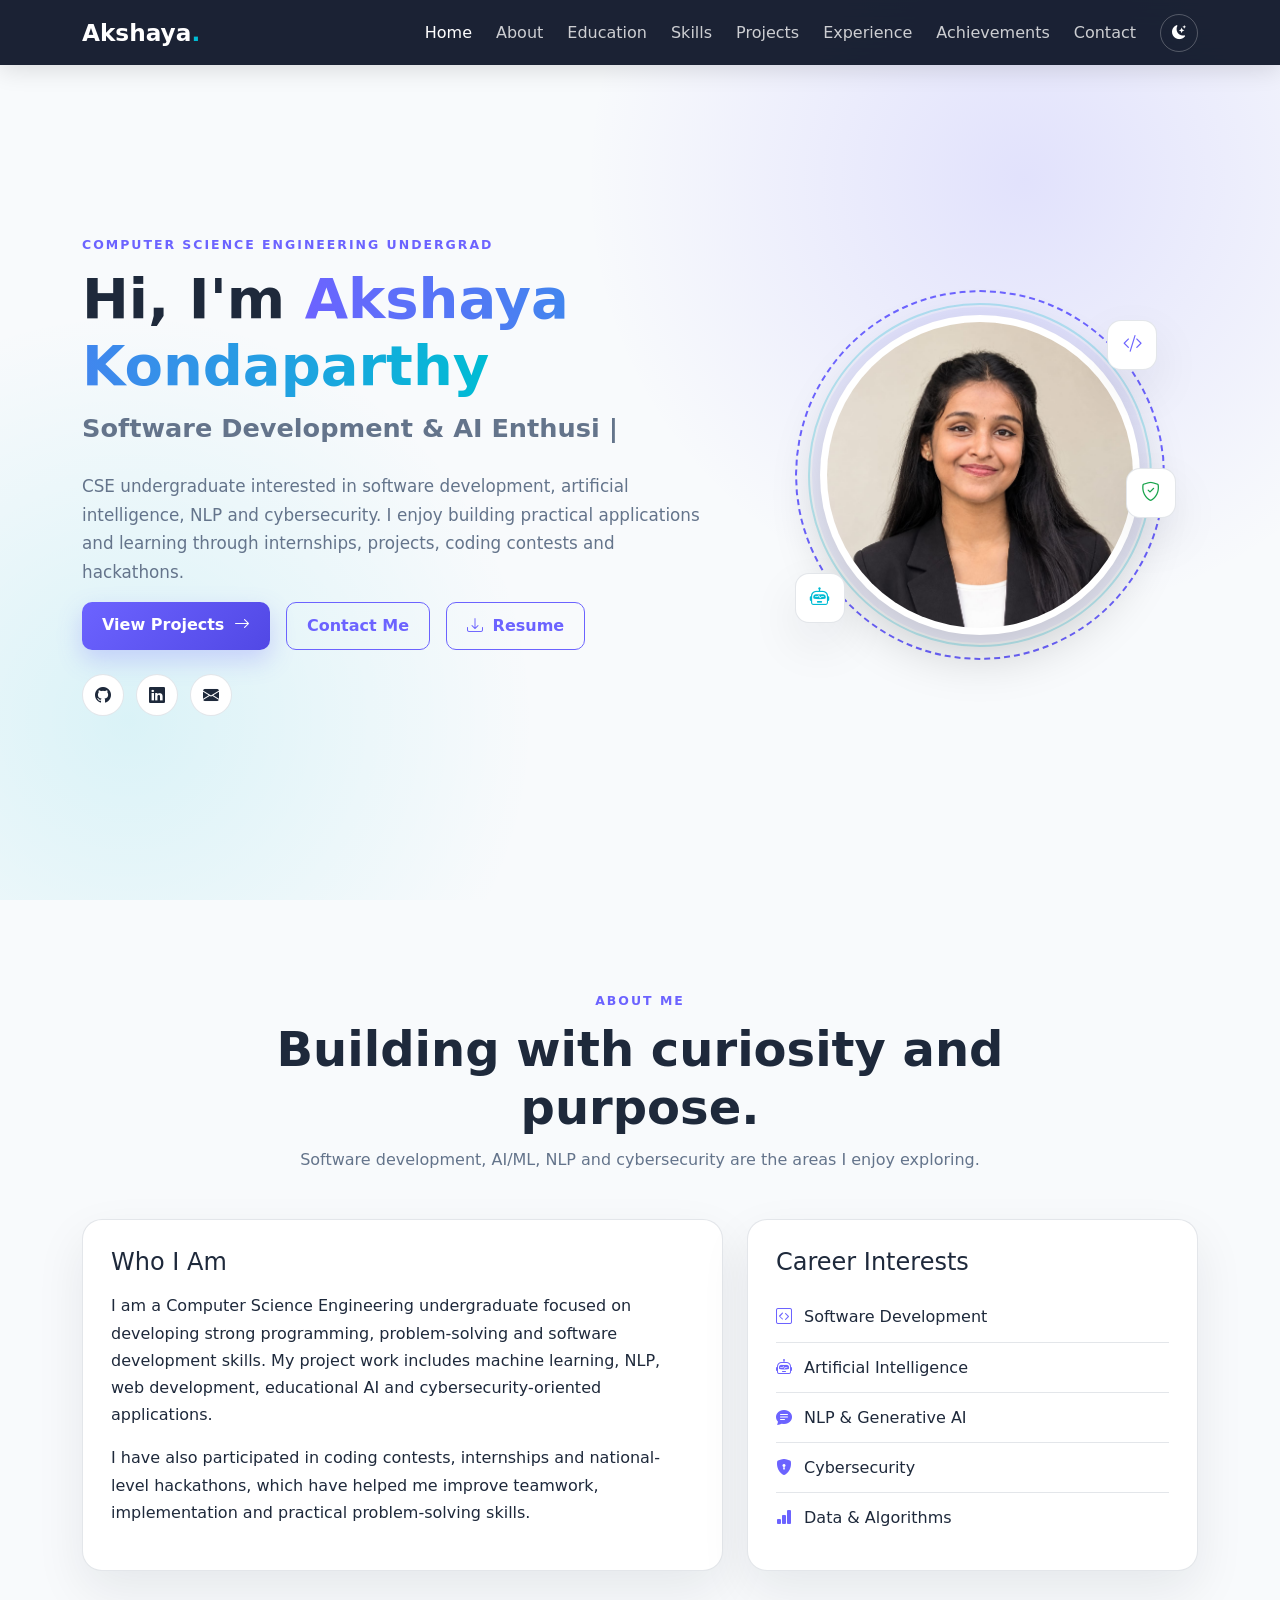
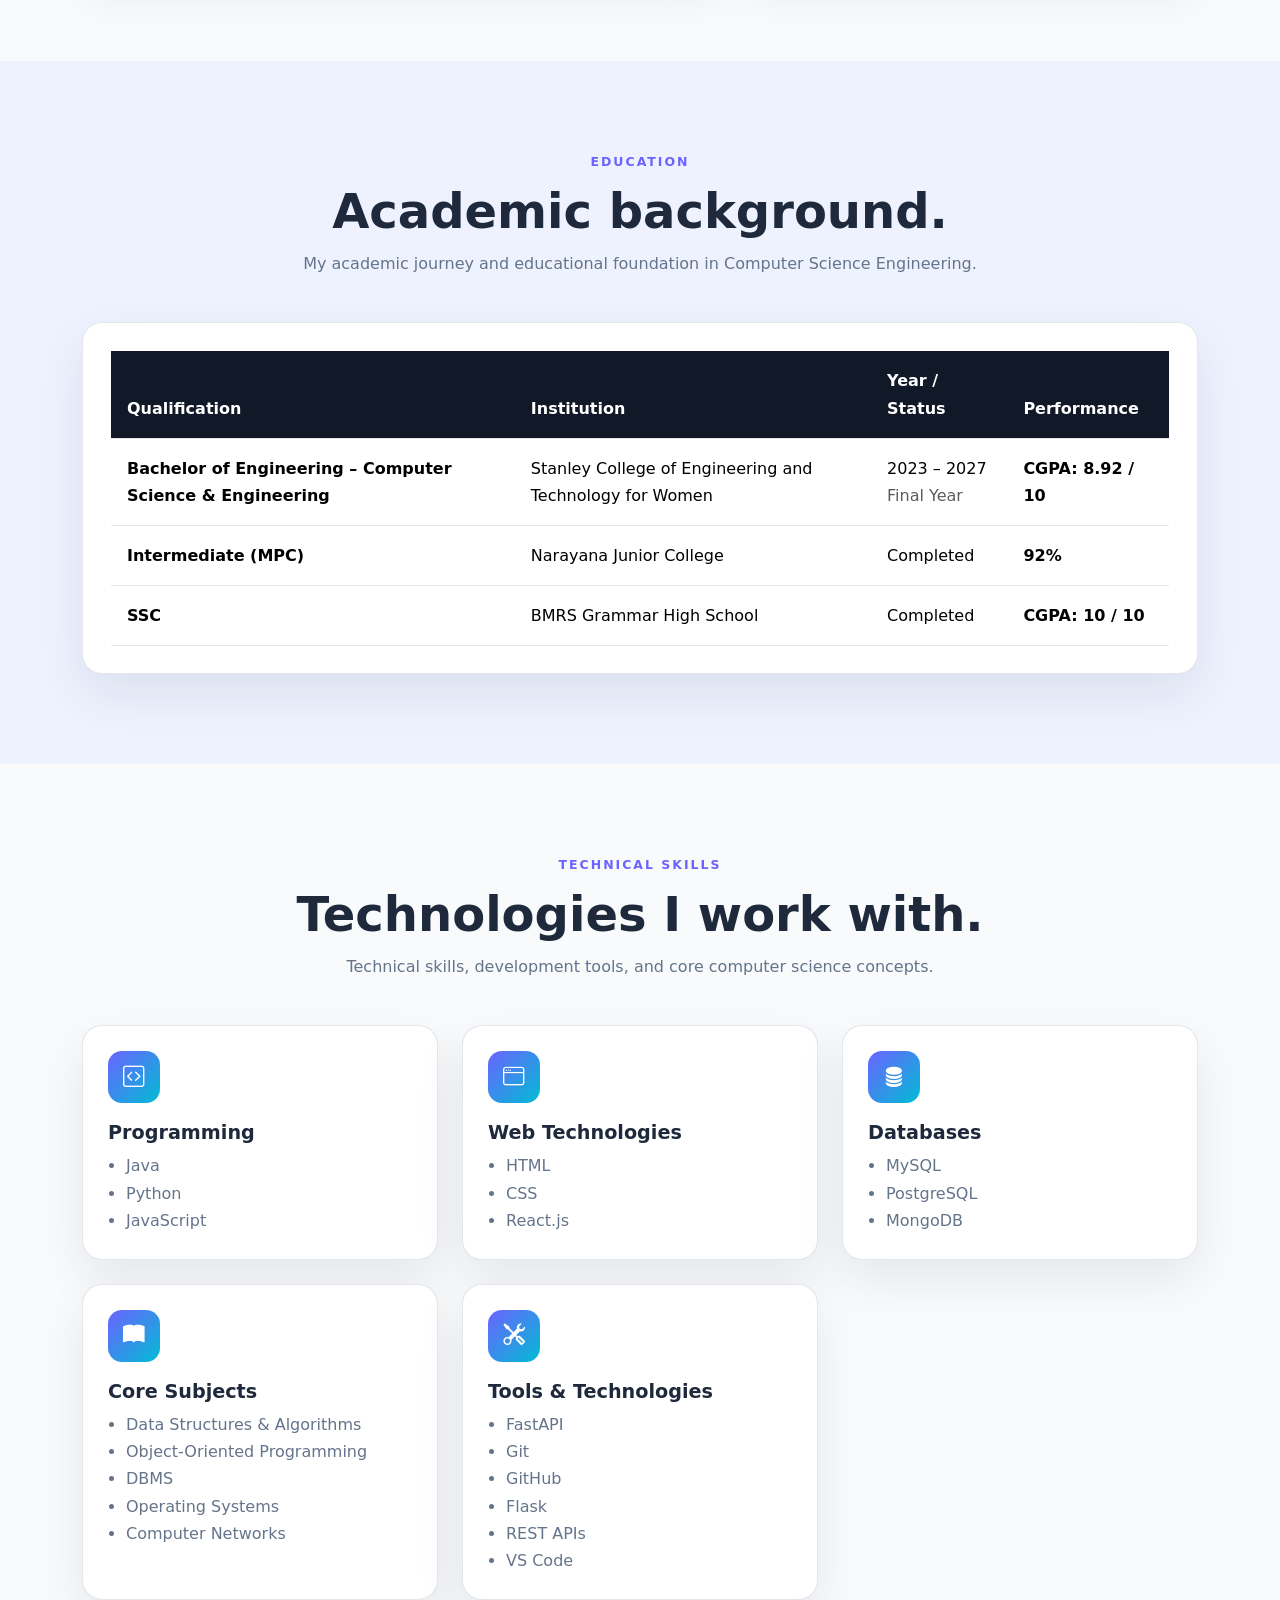
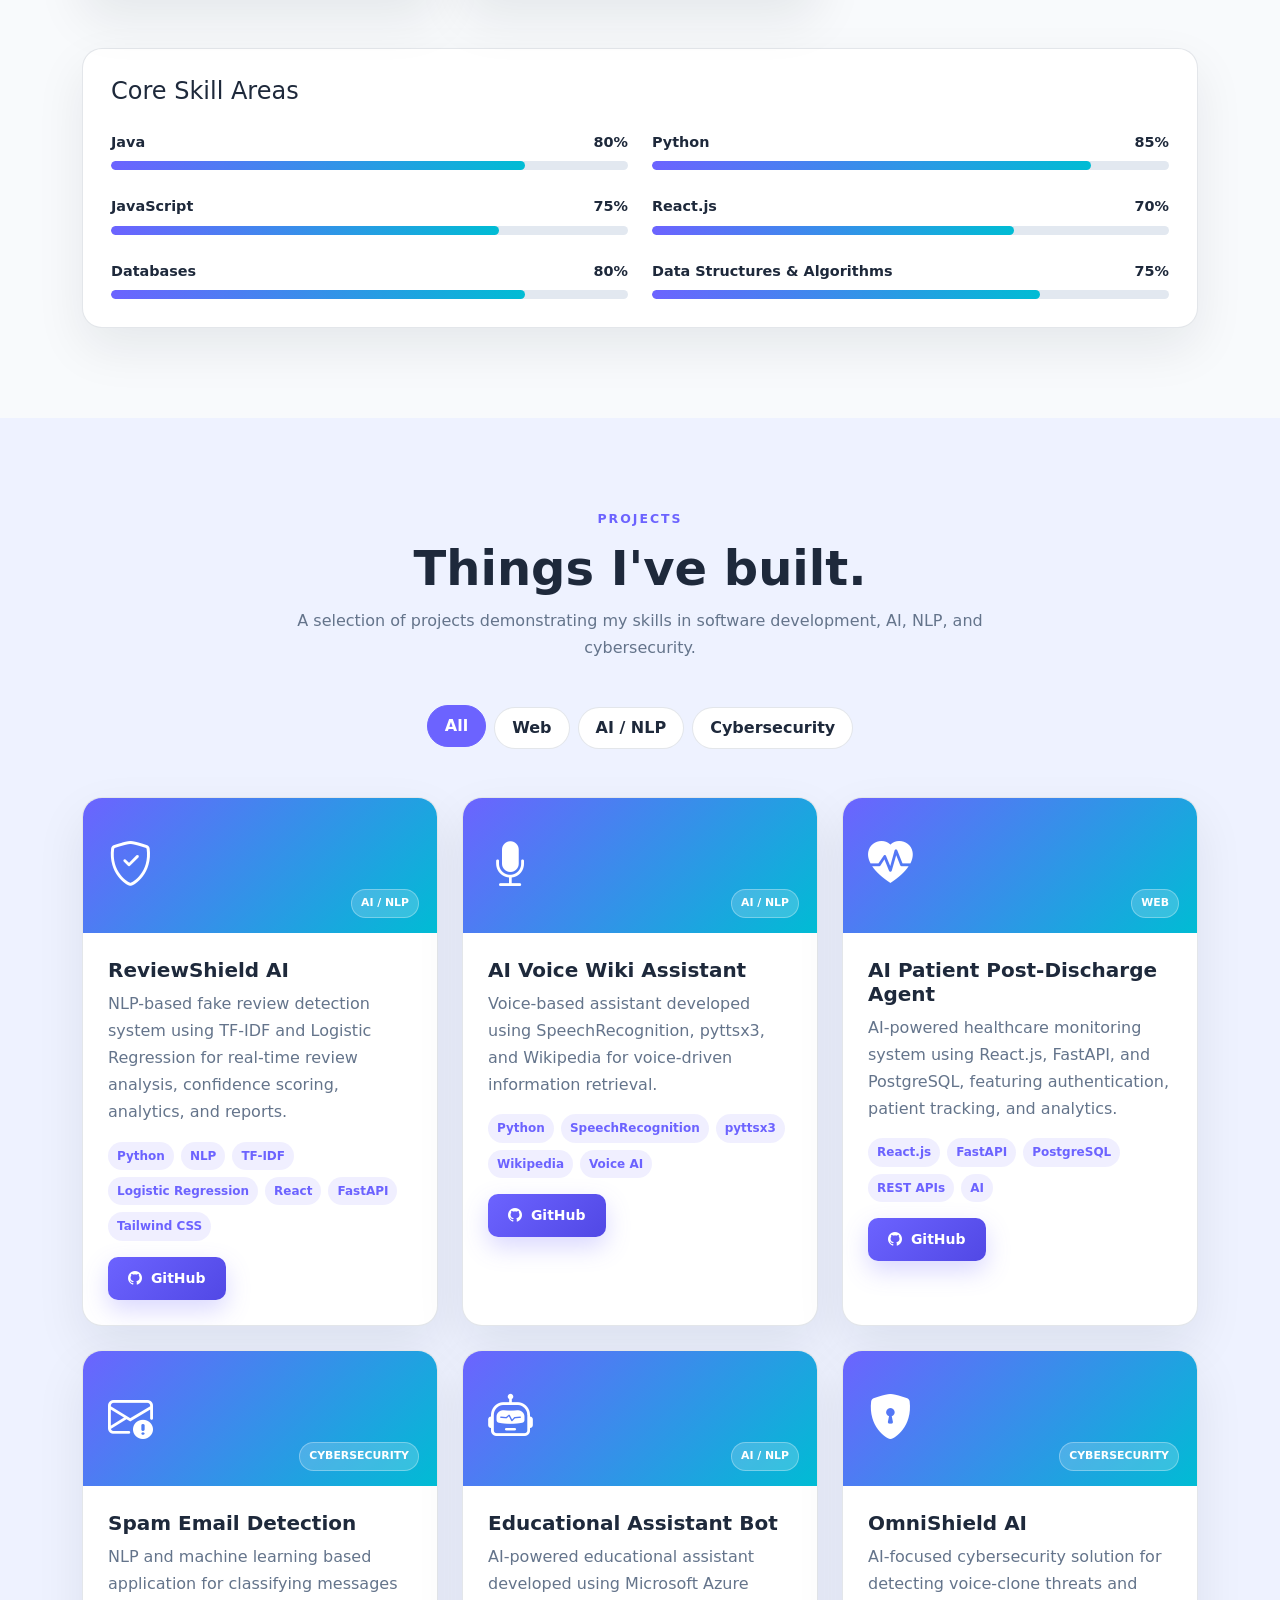
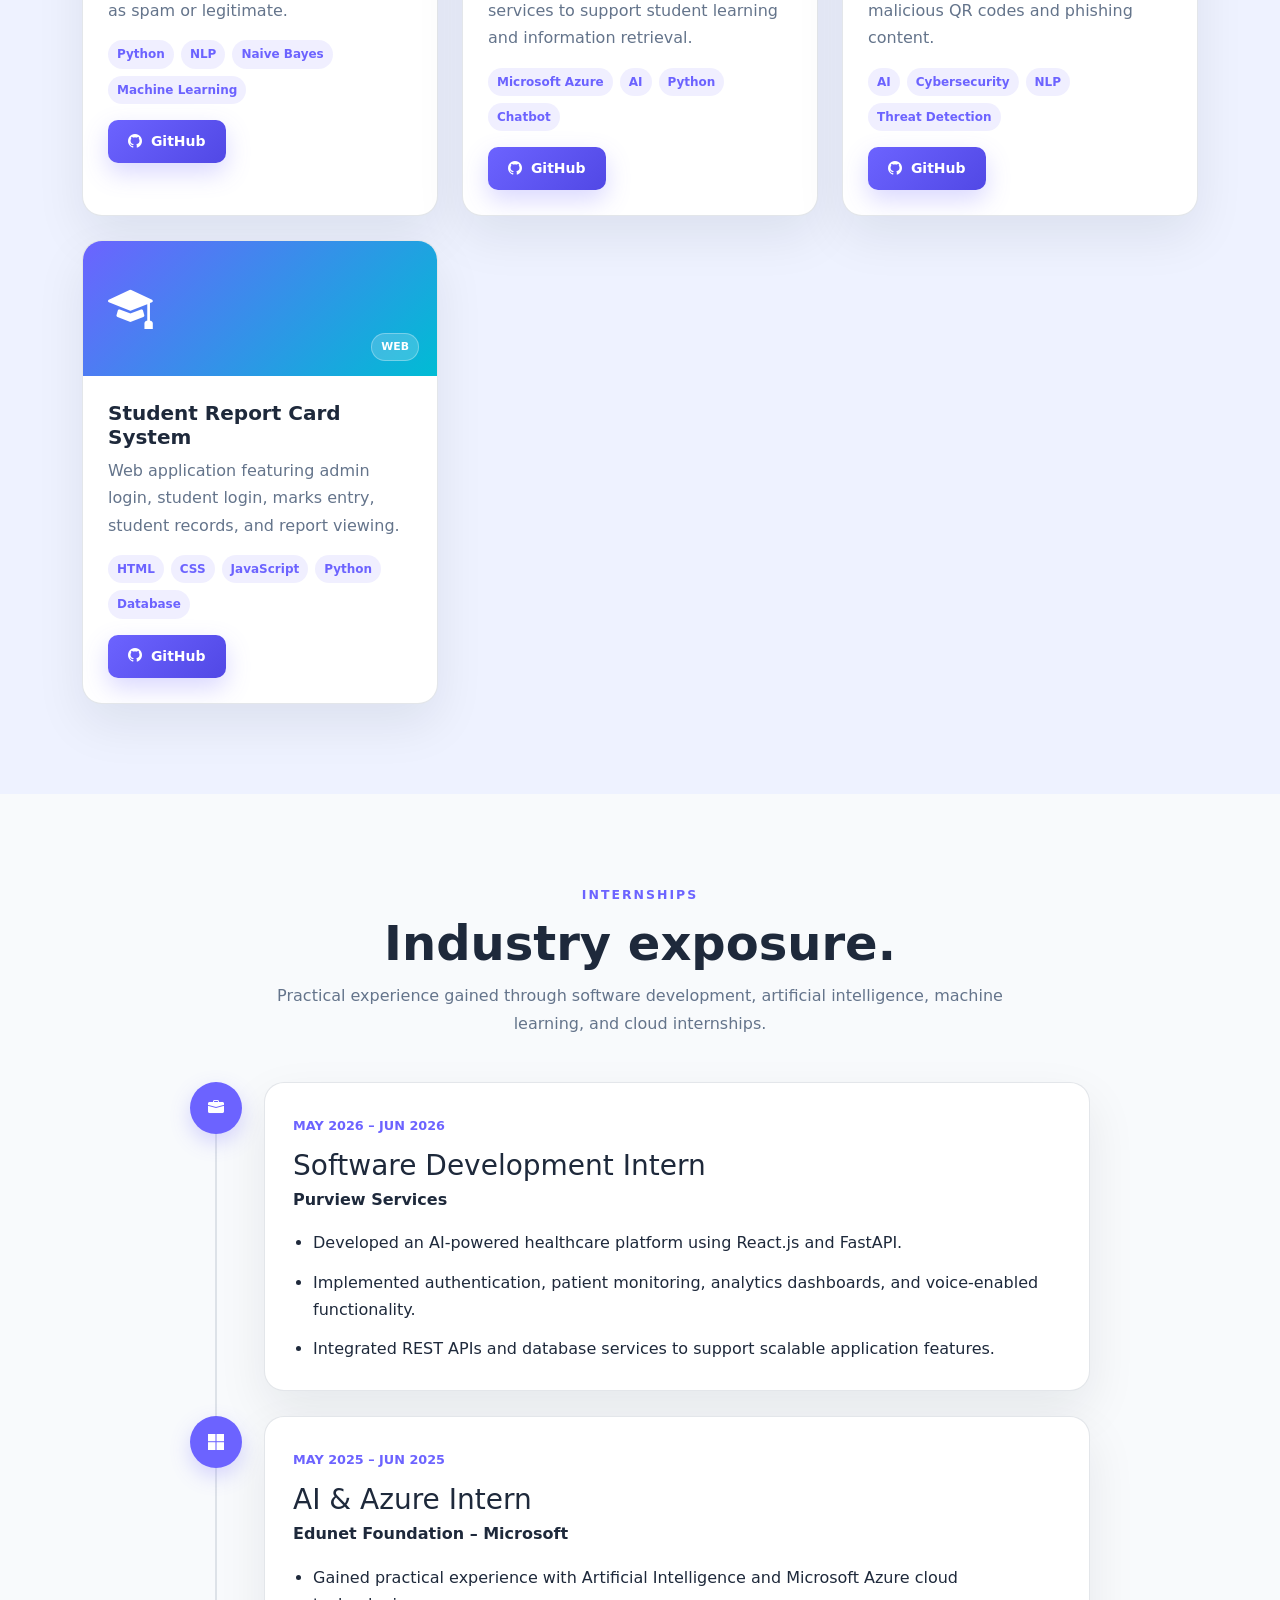
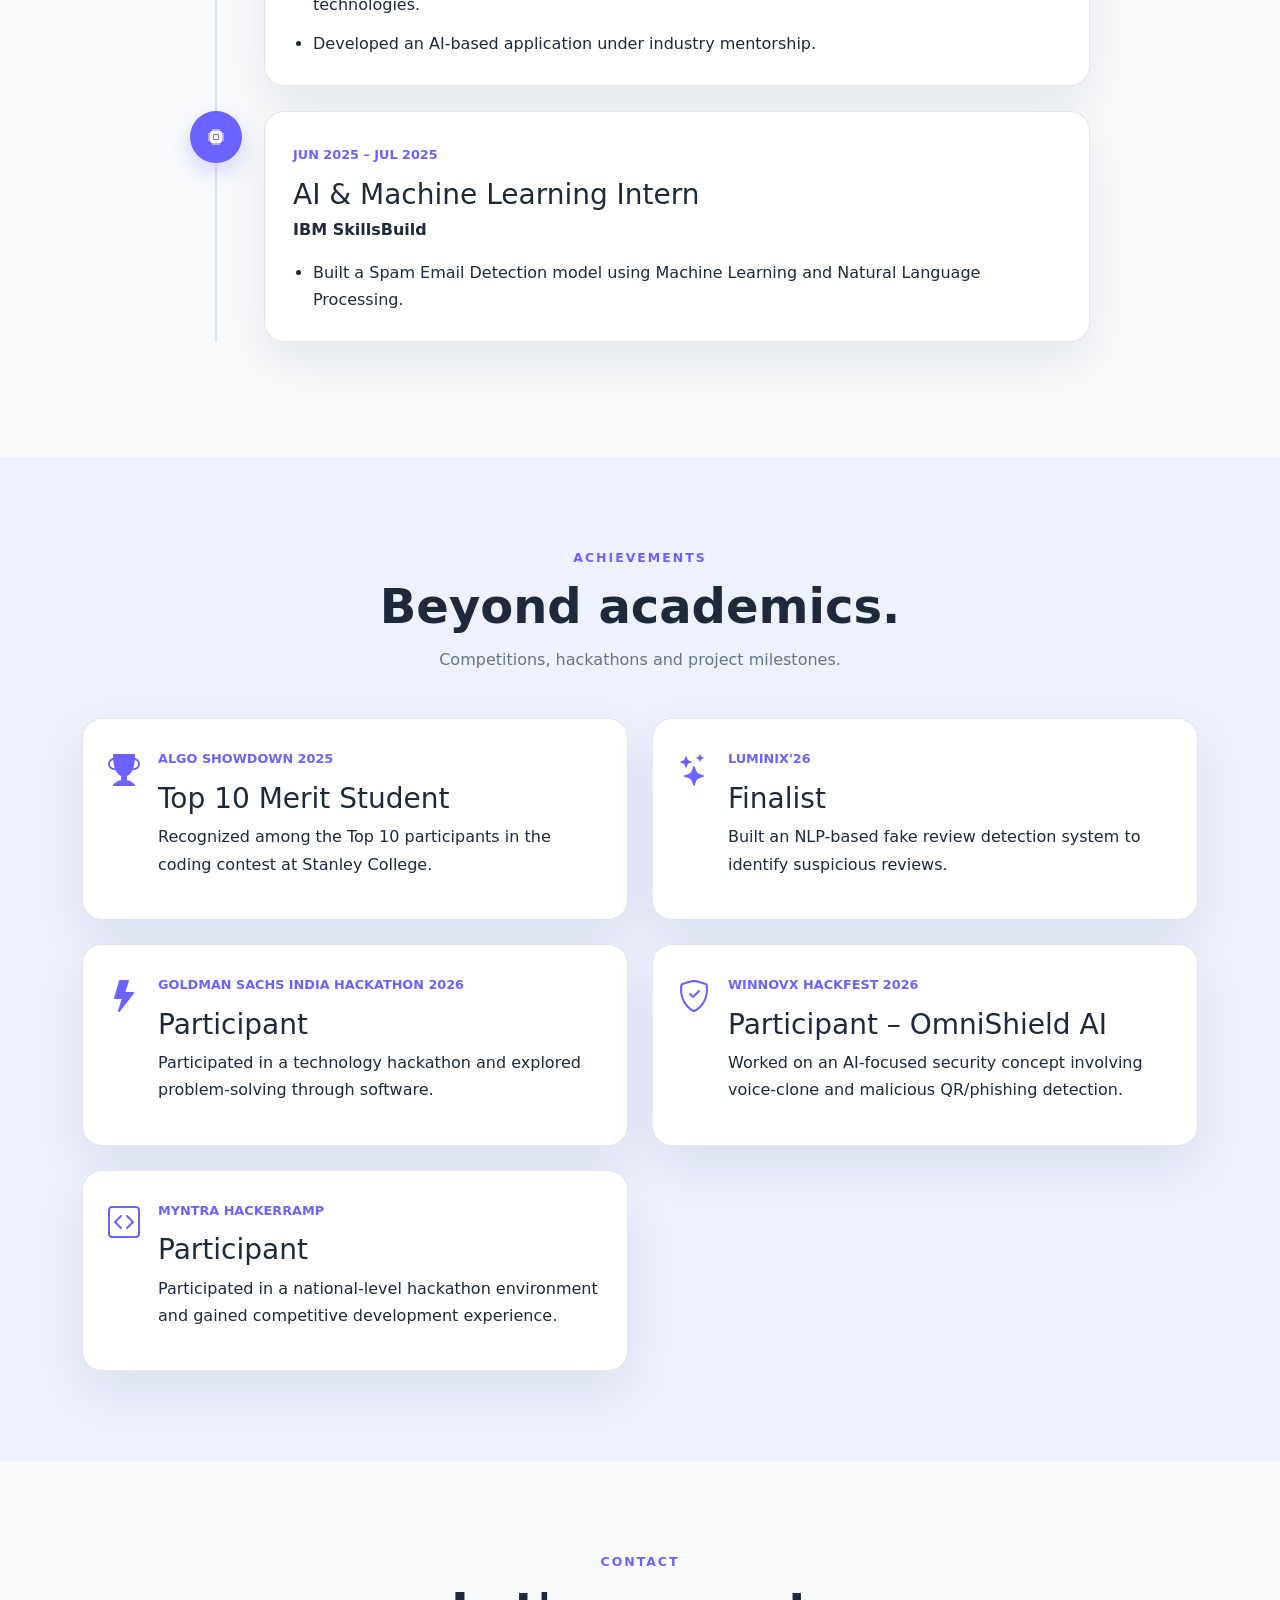
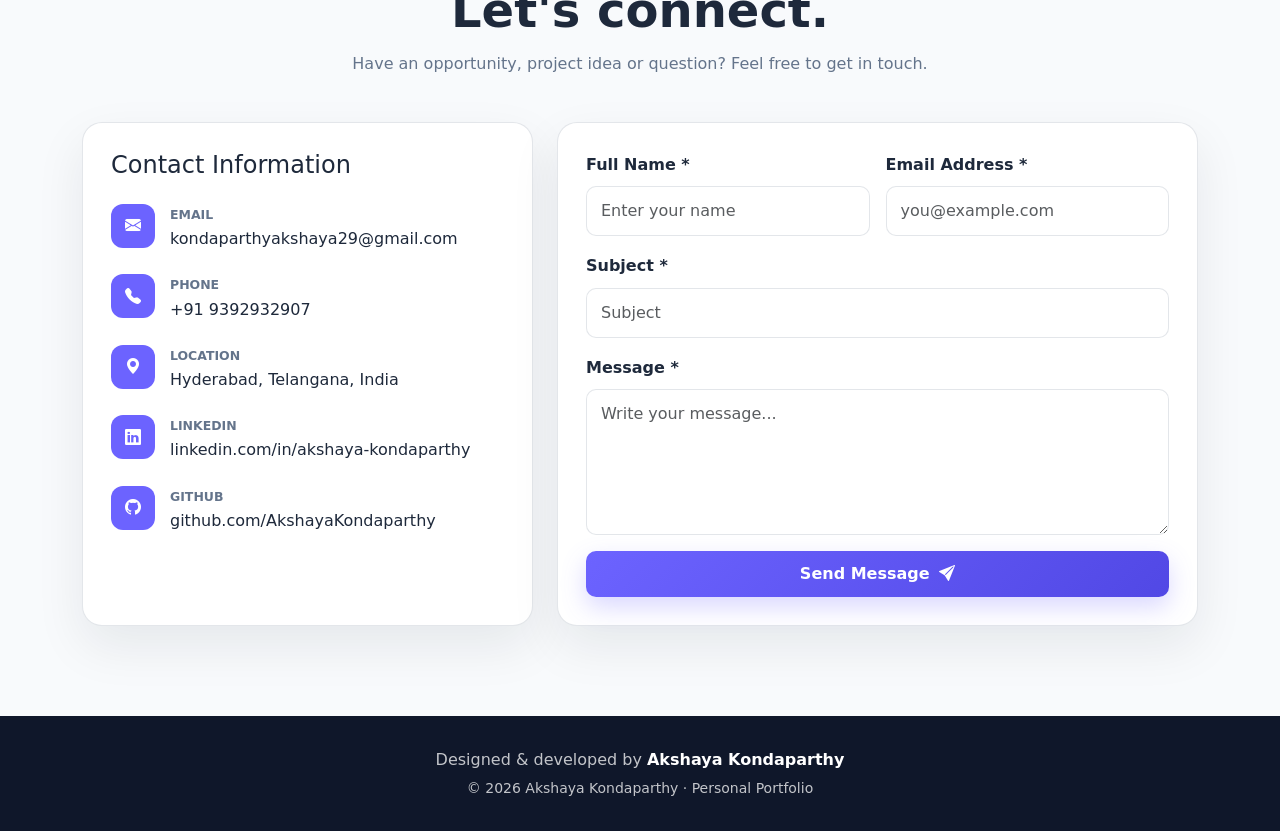
<file: index.html>
<!DOCTYPE html>
<html lang="en">

<head>
    <meta charset="UTF-8">

    <!-- Responsive viewport -->
    <meta name="viewport" content="width=device-width, initial-scale=1.0">

    <meta name="description"
        content="Akshaya Kondaparthy - Computer Science Engineering student portfolio">

    <meta name="author" content="Akshaya Kondaparthy">

    <title>Akshaya Kondaparthy | CSE Portfolio</title>

    <!-- Bootstrap 5 -->
    <link
        href="https://cdn.jsdelivr.net/npm/bootstrap@5.3.3/dist/css/bootstrap.min.css"
        rel="stylesheet">

    <!-- Bootstrap Icons -->
    <link
        rel="stylesheet"
        href="https://cdn.jsdelivr.net/npm/bootstrap-icons@1.11.3/font/bootstrap-icons.min.css">

    <!-- Custom CSS -->
    <link rel="stylesheet" href="css/style.css">
</head>

<body>

    <!-- Skip Link -->
    <a class="skip-link" href="#main-content">
        Skip to main content
    </a>


    <!-- =====================================================
         NAVIGATION
    ====================================================== -->

    <nav
        class="navbar navbar-expand-lg navbar-dark fixed-top portfolio-nav"
        aria-label="Main navigation">

        <div class="container">

            <a class="navbar-brand fw-bold" href="#home">
                Akshaya<span>.</span>
            </a>

            <button
                class="navbar-toggler"
                type="button"
                data-bs-toggle="collapse"
                data-bs-target="#mainNav"
                aria-controls="mainNav"
                aria-expanded="false"
                aria-label="Toggle navigation">

                <span class="navbar-toggler-icon"></span>
            </button>


            <div class="collapse navbar-collapse" id="mainNav">

                <ul class="navbar-nav ms-auto align-items-lg-center gap-lg-2">

                    <li class="nav-item">
                        <a class="nav-link active" href="#home">
                            Home
                        </a>
                    </li>

                    <li class="nav-item">
                        <a class="nav-link" href="#about">
                            About
                        </a>
                    </li>

                    <li class="nav-item">
                        <a class="nav-link" href="#education">
                            Education
                        </a>
                    </li>

                    <li class="nav-item">
                        <a class="nav-link" href="#skills">
                            Skills
                        </a>
                    </li>

                    <li class="nav-item">
                        <a class="nav-link" href="#projects">
                            Projects
                        </a>
                    </li>

                    <li class="nav-item">
                        <a class="nav-link" href="#experience">
                            Experience
                        </a>
                    </li>

                    <li class="nav-item">
                        <a class="nav-link" href="#achievements">
                            Achievements
                        </a>
                    </li>

                    <li class="nav-item">
                        <a class="nav-link" href="#contact">
                            Contact
                        </a>
                    </li>

                    <li class="nav-item ms-lg-2">

                        <button
                            id="themeToggle"
                            class="btn btn-sm theme-btn"
                            type="button"
                            aria-label="Switch to dark theme">

                            <i
                                class="bi bi-moon-stars-fill"
                                aria-hidden="true">
                            </i>

                        </button>

                    </li>

                </ul>

            </div>

        </div>

    </nav>


    <!-- =====================================================
         MAIN CONTENT
    ====================================================== -->

    <main id="main-content">


        <!-- =================================================
             HOME / HERO
        ================================================== -->

        <section
            id="home"
            class="hero-section section-padding">

            <div class="container">

                <div class="row align-items-center g-5">


                    <!-- HERO TEXT -->

                    <div class="col-lg-7 order-2 order-lg-1">

                        <p class="eyebrow">
                            COMPUTER SCIENCE ENGINEERING UNDERGRAD
                        </p>

                        <h1 class="display-4 fw-bold">

                            Hi, I'm

                            <span class="gradient-text">
                                Akshaya Kondaparthy
                            </span>

                        </h1>


                        <h2 class="hero-subtitle">

                            <span id="typingText">
                                Software Development & AI Enthusiast
                            </span>

                            <span class="typing-cursor">
                                |
                            </span>

                        </h2>


                        <p class="hero-description">

                            CSE undergraduate interested in software development,
                            artificial intelligence, NLP and cybersecurity.
                            I enjoy building practical applications and learning
                            through internships, projects, coding contests and
                            hackathons.

                        </p>


                        <!-- HERO BUTTONS -->

                        <div class="hero-buttons d-flex flex-wrap gap-3">

                            <a
                                href="#projects"
                                class="btn btn-primary-custom">

                                View Projects

                                <i class="bi bi-arrow-right ms-1"></i>

                            </a>


                            <a
                                href="#contact"
                                class="btn btn-outline-custom">

                                Contact Me

                            </a>


                           <a
    href="./assets/resume.pdf"
    class="btn btn-outline-custom"
    download="Akshaya_Kondaparthy_Resume.pdf">

    <i class="bi bi-download me-1"></i>

    Resume

</a>

                        </div>


                        <!-- SOCIAL LINKS -->

                        <div class="social-links mt-4">

                            <!-- GitHub -->
    <a
        href="https://github.com/AkshayaKondaparthy"
        target="_blank"
        rel="noopener noreferrer"
        aria-label="GitHub">

        <i class="bi bi-github"></i>

    </a>


                            <a
        href="https://www.linkedin.com/in/akshaya-kondaparthy/"
        target="_blank"
        rel="noopener noreferrer"
        aria-label="LinkedIn">

        <i class="bi bi-linkedin"></i>

    </a>


                           <!-- Email -->
    <a
        href="mailto:kondaparthyakshaya29@gmail.com"
        aria-label="Email">

        <i class="bi bi-envelope-fill"></i>

    </a>

                        </div>

                    </div>


                    <!-- PROFILE IMAGE -->

                    <div class="col-lg-5 order-1 order-lg-2 text-center">

                        <div class="profile-wrapper">

                            <!-- Rotating Ring -->
                            <div class="profile-ring"></div>


                            <!-- YOUR IMAGE -->

                            <img
                                src="assets/profile.jpg"
                                alt="Portrait of Akshaya Kondaparthy"
                                class="profile-image">


                            <!-- Floating Badge 1 -->

                            <span class="floating-badge badge-one">

                                <i class="bi bi-code-slash"></i>

                            </span>


                            <!-- Floating Badge 2 -->

                            <span class="floating-badge badge-two">

                                <i class="bi bi-robot"></i>

                            </span>


                            <!-- Floating Badge 3 -->

                            <span class="floating-badge badge-three">

                                <i class="bi bi-shield-check"></i>

                            </span>

                        </div>

                    </div>

                </div>

            </div>

        </section>


        <!-- =================================================
             ABOUT
        ================================================== -->

        <section
            id="about"
            class="section-padding">

            <div class="container">

                <div class="section-heading">

                    <p class="eyebrow">
                        ABOUT ME
                    </p>

                    <h2>
                        Building with curiosity and purpose.
                    </h2>

                    <p>
                        Software development, AI/ML, NLP and cybersecurity
                        are the areas I enjoy exploring.
                    </p>

                </div>


                <div class="row g-4">

                    <div class="col-lg-7">

                        <div class="glass-card h-100">

                            <h3 class="h4 mb-3">
                                Who I Am
                            </h3>

                            <p>
                                I am a Computer Science Engineering undergraduate
                                focused on developing strong programming,
                                problem-solving and software development skills.
                                My project work includes machine learning,
                                NLP, web development, educational AI and
                                cybersecurity-oriented applications.
                            </p>

                            <p class="mb-0">
                                I have also participated in coding contests,
                                internships and national-level hackathons,
                                which have helped me improve teamwork,
                                implementation and practical problem-solving
                                skills.
                            </p>

                        </div>

                    </div>


                    <div class="col-lg-5">

                        <div class="glass-card h-100">

                            <h3 class="h4 mb-3">
                                Career Interests
                            </h3>

                            <ul class="info-list">

                                <li>
                                    <i class="bi bi-code-square"></i>
                                    <span>Software Development</span>
                                </li>

                                <li>
                                    <i class="bi bi-robot"></i>
                                    <span>Artificial Intelligence</span>
                                </li>

                                <li>
                                    <i class="bi bi-chat-text-fill"></i>
                                    <span>NLP & Generative AI</span>
                                </li>

                                <li>
                                    <i class="bi bi-shield-lock-fill"></i>
                                    <span>Cybersecurity</span>
                                </li>

                                <li>
                                    <i class="bi bi-bar-chart-fill"></i>
                                    <span>Data & Algorithms</span>
                                </li>

                            </ul>

                        </div>

                    </div>

                </div>

            </div>

        </section>


       <!-- =================================================
     EDUCATION
================================================== -->

<section id="education" class="section-padding alt-section">

    <div class="container">

        <div class="section-heading">

            <p class="eyebrow">
                EDUCATION
            </p>

            <h2>
                Academic background.
            </h2>

            <p>
                My academic journey and educational foundation in Computer Science Engineering.
            </p>

        </div>

        <div class="table-responsive glass-card">

            <table class="table align-middle mb-0 education-table">

                <caption class="visually-hidden">
                    Educational qualifications
                </caption>

                <thead>
                    <tr>
                        <th>Qualification</th>
                        <th>Institution</th>
                        <th>Year / Status</th>
                        <th>Performance</th>
                    </tr>
                </thead>

                <tbody>

                    <!-- Bachelor's Degree -->
                    <tr>
                        <td>
                            <strong>
                                Bachelor of Engineering – Computer Science & Engineering
                            </strong>
                        </td>

                        <td>
                            Stanley College of Engineering
                            and Technology for Women
                        </td>

                        <td>
                            2023 – 2027<br>
                            <span class="text-muted">Final Year</span>
                        </td>

                        <td>
                            <strong>CGPA: 8.92 / 10</strong>
                        </td>
                    </tr>

                    <!-- Intermediate -->
                    <tr>
                        <td>
                            <strong>
                                Intermediate (MPC)
                            </strong>
                        </td>

                        <td>
                            Narayana Junior College
                        </td>

                        <td>
                            Completed
                        </td>

                        <td>
                            <strong>92%</strong>
                        </td>
                    </tr>

                    <!-- SSC -->
                    <tr>
                        <td>
                            <strong>
                                SSC
                            </strong>
                        </td>

                        <td>
                            BMRS Grammar High School
                        </td>

                        <td>
                            Completed
                        </td>

                        <td>
                            <strong>CGPA: 10 / 10</strong>
                        </td>
                    </tr>

                </tbody>

            </table>

        </div>

    </div>

</section>
        <!-- =================================================
     SKILLS
================================================== -->

<section id="skills" class="section-padding">

    <div class="container">

        <div class="section-heading">

            <p class="eyebrow">
                TECHNICAL SKILLS
            </p>

            <h2>
                Technologies I work with.
            </h2>

            <p>
                Technical skills, development tools, and core computer science concepts.
            </p>

        </div>


        <div class="row g-4">


            <!-- PROGRAMMING -->

            <div class="col-md-6 col-lg-4">

                <article class="skill-card h-100">

                    <div class="skill-icon">
                        <i class="bi bi-code-square" aria-hidden="true"></i>
                    </div>

                    <h3>
                        Programming
                    </h3>

                    <ul>
                        <li>Java</li>
                        <li>Python</li>
                        <li>JavaScript</li>
                    </ul>

                </article>

            </div>


            <!-- WEB TECHNOLOGIES -->

            <div class="col-md-6 col-lg-4">

                <article class="skill-card h-100">

                    <div class="skill-icon">
                        <i class="bi bi-window" aria-hidden="true"></i>
                    </div>

                    <h3>
                        Web Technologies
                    </h3>

                    <ul>
                        <li>HTML</li>
                        <li>CSS</li>
                        <li>React.js</li>
                    </ul>

                </article>

            </div>


            <!-- DATABASES -->

            <div class="col-md-6 col-lg-4">

                <article class="skill-card h-100">

                    <div class="skill-icon">
                        <i class="bi bi-database-fill" aria-hidden="true"></i>
                    </div>

                    <h3>
                        Databases
                    </h3>

                    <ul>
                        <li>MySQL</li>
                        <li>PostgreSQL</li>
                        <li>MongoDB</li>
                    </ul>

                </article>

            </div>


            <!-- CORE SUBJECTS -->

            <div class="col-md-6 col-lg-4">

                <article class="skill-card h-100">

                    <div class="skill-icon">
                        <i class="bi bi-book-fill" aria-hidden="true"></i>
                    </div>

                    <h3>
                        Core Subjects
                    </h3>

                    <ul>
                        <li>Data Structures & Algorithms</li>
                        <li>Object-Oriented Programming</li>
                        <li>DBMS</li>
                        <li>Operating Systems</li>
                        <li>Computer Networks</li>
                    </ul>

                </article>

            </div>


            <!-- TOOLS & TECHNOLOGIES -->

            <div class="col-md-6 col-lg-4">

                <article class="skill-card h-100">

                    <div class="skill-icon">
                        <i class="bi bi-tools" aria-hidden="true"></i>
                    </div>

                    <h3>
                        Tools & Technologies
                    </h3>

                    <ul>
                        <li>FastAPI</li>
                        <li>Git</li>
                        <li>GitHub</li>
                        <li>Flask</li>
                        <li>REST APIs</li>
                        <li>VS Code</li>
                    </ul>

                </article>

            </div>


        </div>


        <!-- =================================================
             CORE SKILL AREAS
        ================================================== -->

        <div class="glass-card mt-5">

            <h3 class="h4 mb-4">
                Core Skill Areas
            </h3>


            <div class="row g-4">


                <!-- JAVA -->

                <div class="col-md-6">

                    <div class="progress-label">

                        <span>Java</span>
                        <span>80%</span>

                    </div>

                    <div class="progress">

                        <div
                            class="progress-bar"
                            style="width: 80%"
                            role="progressbar"
                            aria-valuenow="80"
                            aria-valuemin="0"
                            aria-valuemax="100">
                        </div>

                    </div>

                </div>


                <!-- PYTHON -->

                <div class="col-md-6">

                    <div class="progress-label">

                        <span>Python</span>
                        <span>85%</span>

                    </div>

                    <div class="progress">

                        <div
                            class="progress-bar"
                            style="width: 85%"
                            role="progressbar"
                            aria-valuenow="85"
                            aria-valuemin="0"
                            aria-valuemax="100">
                        </div>

                    </div>

                </div>


                <!-- JAVASCRIPT -->

                <div class="col-md-6">

                    <div class="progress-label">

                        <span>JavaScript</span>
                        <span>75%</span>

                    </div>

                    <div class="progress">

                        <div
                            class="progress-bar"
                            style="width: 75%"
                            role="progressbar"
                            aria-valuenow="75"
                            aria-valuemin="0"
                            aria-valuemax="100">
                        </div>

                    </div>

                </div>


                <!-- REACT -->

                <div class="col-md-6">

                    <div class="progress-label">

                        <span>React.js</span>
                        <span>70%</span>

                    </div>

                    <div class="progress">

                        <div
                            class="progress-bar"
                            style="width: 70%"
                            role="progressbar"
                            aria-valuenow="70"
                            aria-valuemin="0"
                            aria-valuemax="100">
                        </div>

                    </div>

                </div>


                <!-- DATABASES -->

                <div class="col-md-6">

                    <div class="progress-label">

                        <span>Databases</span>
                        <span>80%</span>

                    </div>

                    <div class="progress">

                        <div
                            class="progress-bar"
                            style="width: 80%"
                            role="progressbar"
                            aria-valuenow="80"
                            aria-valuemin="0"
                            aria-valuemax="100">
                        </div>

                    </div>

                </div>


                <!-- DSA -->

                <div class="col-md-6">

                    <div class="progress-label">

                        <span>Data Structures & Algorithms</span>
                        <span>75%</span>

                    </div>

                    <div class="progress">

                        <div
                            class="progress-bar"
                            style="width: 75%"
                            role="progressbar"
                            aria-valuenow="75"
                            aria-valuemin="0"
                            aria-valuemax="100">
                        </div>

                    </div>

                </div>


            </div>

        </div>

    </div>

</section>

        <!-- =================================================
     PROJECTS
================================================== -->

<section id="projects" class="section-padding alt-section">

    <div class="container">

        <div class="section-heading">

            <p class="eyebrow">
                PROJECTS
            </p>

            <h2>
                Things I've built.
            </h2>

            <p>
                A selection of projects demonstrating my skills in software development,
                AI, NLP, and cybersecurity.
            </p>

        </div>


        <!-- Project Filters -->

        <div
            class="filter-buttons d-flex flex-wrap justify-content-center gap-2 mb-5"
            role="group"
            aria-label="Project filters">

            <button
                type="button"
                class="btn filter-btn active"
                data-filter="all">
                All
            </button>

            <button
                type="button"
                class="btn filter-btn"
                data-filter="web">
                Web
            </button>

            <button
                type="button"
                class="btn filter-btn"
                data-filter="ai">
                AI / NLP
            </button>

            <button
                type="button"
                class="btn filter-btn"
                data-filter="security">
                Cybersecurity
            </button>

        </div>


        <!-- Dynamic Projects -->

        <div
            id="projectContainer"
            class="row g-4">
        </div>


        <!-- No Projects Message -->

        <p
            id="noProjects"
            class="text-center d-none mt-4">
            No projects found.
        </p>

    </div>

</section>

        <!-- =================================================
     EXPERIENCE
================================================== -->

<section id="experience" class="section-padding">

    <div class="container">

        <div class="section-heading">

            <p class="eyebrow">
                INTERNSHIPS
            </p>

            <h2>
                Industry exposure.
            </h2>

            <p>
                Practical experience gained through software development,
                artificial intelligence, machine learning, and cloud internships.
            </p>

        </div>


        <div class="timeline">


            <!-- PURVIEW SERVICES -->

            <article class="timeline-item">

                <div class="timeline-dot">

                    <i class="bi bi-briefcase-fill"
                       aria-hidden="true"></i>

                </div>


                <div class="timeline-content glass-card">

                    <span class="timeline-date">
                        May 2026 – Jun 2026
                    </span>

                    <h3>
                        Software Development Intern
                    </h3>

                    <h4 class="timeline-company">
                        Purview Services
                    </h4>

                    <ul class="timeline-list">

                        <li>
                            Developed an AI-powered healthcare platform
                            using React.js and FastAPI.
                        </li>

                        <li>
                            Implemented authentication, patient monitoring,
                            analytics dashboards, and voice-enabled functionality.
                        </li>

                        <li>
                            Integrated REST APIs and database services
                            to support scalable application features.
                        </li>

                    </ul>

                </div>

            </article>



            <!-- MICROSOFT / EDUNET -->

            <article class="timeline-item">

                <div class="timeline-dot">

                    <i class="bi bi-microsoft"
                       aria-hidden="true"></i>

                </div>


                <div class="timeline-content glass-card">

                    <span class="timeline-date">
                        May 2025 – Jun 2025
                    </span>

                    <h3>
                        AI & Azure Intern
                    </h3>

                    <h4 class="timeline-company">
                        Edunet Foundation – Microsoft
                    </h4>

                    <ul class="timeline-list">

                        <li>
                            Gained practical experience with Artificial
                            Intelligence and Microsoft Azure cloud technologies.
                        </li>

                        <li>
                            Developed an AI-based application under
                            industry mentorship.
                        </li>

                    </ul>

                </div>

            </article>



            <!-- IBM SKILLSBUILD -->

            <article class="timeline-item">

                <div class="timeline-dot">

                    <i class="bi bi-cpu-fill"
                       aria-hidden="true"></i>

                </div>


                <div class="timeline-content glass-card">

                    <span class="timeline-date">
                        Jun 2025 – Jul 2025
                    </span>

                    <h3>
                        AI & Machine Learning Intern
                    </h3>

                    <h4 class="timeline-company">
                        IBM SkillsBuild
                    </h4>

                    <ul class="timeline-list">

                        <li>
                            Built a Spam Email Detection model using
                            Machine Learning and Natural Language Processing.
                        </li>

                    </ul>

                </div>

            </article>


        </div>

    </div>

</section>

        <!-- =================================================
             ACHIEVEMENTS
        ================================================== -->

        <section
            id="achievements"
            class="section-padding alt-section">

            <div class="container">

                <div class="section-heading">

                    <p class="eyebrow">
                        ACHIEVEMENTS
                    </p>

                    <h2>
                        Beyond academics.
                    </h2>

                    <p>
                        Competitions, hackathons and project milestones.
                    </p>

                </div>


                <div class="row g-4">


                    <!-- Achievement 1 -->

                    <div class="col-md-6">

                        <article class="achievement-card glass-card">

                            <i
                                class="bi bi-trophy-fill achievement-icon">
                            </i>

                            <div>

                                <span class="timeline-date">
                                    Algo Showdown 2025
                                </span>

                                <h3>
                                    Top 10 Merit Student
                                </h3>

                                <p>
                                    Recognized among the Top 10
                                    participants in the coding contest
                                    at Stanley College.
                                </p>

                            </div>

                        </article>

                    </div>


                    <!-- Achievement 2 -->

                    <div class="col-md-6">

                        <article class="achievement-card glass-card">

                            <i
                                class="bi bi-stars achievement-icon">
                            </i>

                            <div>

                                <span class="timeline-date">
                                    LUMINIX'26
                                </span>

                                <h3>
                                    Finalist
                                </h3>

                                <p>
                                    Built an NLP-based fake review
                                    detection system to identify
                                    suspicious reviews.
                                </p>

                            </div>

                        </article>

                    </div>


                    <!-- Achievement 3 -->

                    <div class="col-md-6">

                        <article class="achievement-card glass-card">

                            <i
                                class="bi bi-lightning-fill achievement-icon">
                            </i>

                            <div>

                                <span class="timeline-date">
                                    Goldman Sachs India Hackathon 2026
                                </span>

                                <h3>
                                    Participant
                                </h3>

                                <p>
                                    Participated in a technology
                                    hackathon and explored problem-solving
                                    through software.
                                </p>

                            </div>

                        </article>

                    </div>


                    <!-- Achievement 4 -->

                    <div class="col-md-6">

                        <article class="achievement-card glass-card">

                            <i
                                class="bi bi-shield-check achievement-icon">
                            </i>

                            <div>

                                <span class="timeline-date">
                                    WINNOVX Hackfest 2026
                                </span>

                                <h3>
                                    Participant – OmniShield AI
                                </h3>

                                <p>
                                    Worked on an AI-focused security
                                    concept involving voice-clone and
                                    malicious QR/phishing detection.
                                </p>

                            </div>

                        </article>

                    </div>


                    <!-- Achievement 5 -->

                    <div class="col-md-6">

                        <article class="achievement-card glass-card">

                            <i
                                class="bi bi-code-square achievement-icon">
                            </i>

                            <div>

                                <span class="timeline-date">
                                    Myntra HackerRamp
                                </span>

                                <h3>
                                    Participant
                                </h3>

                                <p>
                                    Participated in a national-level
                                    hackathon environment and gained
                                    competitive development experience.
                                </p>

                            </div>

                        </article>

                    </div>

                </div>

            </div>

        </section>


<!-- =================================================
     CONTACT
================================================== -->

<section
    id="contact"
    class="section-padding">

    <div class="container">

        <div class="section-heading">

            <p class="eyebrow">
                CONTACT
            </p>

            <h2>
                Let's connect.
            </h2>

            <p>
                Have an opportunity, project idea or question?
                Feel free to get in touch.
            </p>

        </div>


        <div class="row g-4 justify-content-center">


            <!-- Contact Information -->

            <div class="col-lg-5">

                <div class="glass-card contact-info h-100">

                    <h3 class="h4 mb-4">
                        Contact Information
                    </h3>


                    <!-- Email -->

                    <div class="contact-item">

                        <div class="contact-icon">

                            <i class="bi bi-envelope-fill"
                               aria-hidden="true"></i>

                        </div>

                        <div>

                            <span>Email</span>

                            <a href="mailto:kondaparthyakshaya29@gmail.com">
                                kondaparthyakshaya29@gmail.com
                            </a>

                        </div>

                    </div>


                    <!-- Phone -->

                    <div class="contact-item">

                        <div class="contact-icon">

                            <i class="bi bi-telephone-fill"
                               aria-hidden="true"></i>

                        </div>

                        <div>

                            <span>Phone</span>

                            <a href="tel:+919392932907">
                                +91 9392932907
                            </a>

                        </div>

                    </div>


                    <!-- Location -->

                    <div class="contact-item">

                        <div class="contact-icon">

                            <i class="bi bi-geo-alt-fill"
                               aria-hidden="true"></i>

                        </div>

                        <div>

                            <span>Location</span>

                            <p>
                                Hyderabad, Telangana, India
                            </p>

                        </div>

                    </div>


                    <!-- LinkedIn -->

                    <div class="contact-item">

                        <div class="contact-icon">

                            <i class="bi bi-linkedin"
                               aria-hidden="true"></i>

                        </div>

                        <div>

                            <span>LinkedIn</span>

                            <a
                                href="https://linkedin.com/in/akshaya-kondaparthy"
                                target="_blank"
                                rel="noopener noreferrer">

                                linkedin.com/in/akshaya-kondaparthy

                            </a>

                        </div>

                    </div>


                    <!-- GitHub -->

                    <div class="contact-item">

                        <div class="contact-icon">

                            <i class="bi bi-github"
                               aria-hidden="true"></i>

                        </div>

                        <div>

                            <span>GitHub</span>

                            <a
                                href="https://github.com/AkshayaKondaparthy"
                                target="_blank"
                                rel="noopener noreferrer">

                                github.com/AkshayaKondaparthy

                            </a>

                        </div>

                    </div>

                </div>

            </div>


            <!-- Contact Form -->

            <div class="col-lg-7">

                <form
                    id="contactForm"
                    class="glass-card needs-validation"
                    novalidate>


                    <div
                        id="formAlert"
                        class="alert d-none"
                        role="alert"
                        aria-live="polite">
                    </div>


                    <div class="row g-3">


                        <!-- Name -->

                        <div class="col-md-6">

                            <label
                                for="name"
                                class="form-label">

                                Full Name *

                            </label>

                            <input
                                type="text"
                                class="form-control"
                                id="name"
                                name="name"
                                placeholder="Enter your name"
                                required
                                minlength="2">

                            <div class="invalid-feedback">
                                Please enter at least 2 characters.
                            </div>

                        </div>


                        <!-- Email -->

                        <div class="col-md-6">

                            <label
                                for="email"
                                class="form-label">

                                Email Address *

                            </label>

                            <input
                                type="email"
                                class="form-control"
                                id="email"
                                name="email"
                                placeholder="you@example.com"
                                required>

                            <div class="invalid-feedback">
                                Please enter a valid email address.
                            </div>

                        </div>


                        <!-- Subject -->

                        <div class="col-12">

                            <label
                                for="subject"
                                class="form-label">

                                Subject *

                            </label>

                            <input
                                type="text"
                                class="form-control"
                                id="subject"
                                name="subject"
                                placeholder="Subject"
                                required
                                minlength="3">

                            <div class="invalid-feedback">
                                Please enter a subject.
                            </div>

                        </div>


                        <!-- Message -->

                        <div class="col-12">

                            <label
                                for="message"
                                class="form-label">

                                Message *

                            </label>

                            <textarea
                                class="form-control"
                                id="message"
                                name="message"
                                rows="5"
                                placeholder="Write your message..."
                                required
                                minlength="10"></textarea>

                            <div class="invalid-feedback">
                                Message must contain at least
                                10 characters.
                            </div>

                        </div>


                        <!-- Submit -->

                        <div class="col-12">

                            <button
                                type="submit"
                                class="btn btn-primary-custom w-100">

                                Send Message

                                <i
                                    class="bi bi-send-fill ms-1"
                                    aria-hidden="true">
                                </i>

                            </button>

                        </div>

                    </div>

                </form>

            </div>

        </div>

    </div>

</section>

    <!-- =====================================================
     FOOTER
====================================================== -->

<footer class="footer">

    <div class="container text-center">

        <p class="mb-1">

            Designed & developed by

            <strong>
                Akshaya Kondaparthy
            </strong>

        </p>

        <p class="mb-0 small">

            ©
            <span id="currentYear"></span>

            Akshaya Kondaparthy · Personal Portfolio

        </p>

    </div>

</footer>
    <!-- =====================================================
         SCROLL TO TOP
    ====================================================== -->

    <button
        id="scrollTopBtn"
        class="scroll-top"
        type="button"
        aria-label="Scroll to top">

        <i class="bi bi-arrow-up"></i>

    </button>


    <!-- =====================================================
         JAVASCRIPT
    ====================================================== -->

    <script
        src="https://cdn.jsdelivr.net/npm/bootstrap@5.3.3/dist/js/bootstrap.bundle.min.js">
    </script>

    <script src="js/script.js"></script>

</body>

</html>
</file>
<file: css/style.css>
/* =========================================================
   Personal Portfolio - CSS3
   Responsive + Accessible + Dark Mode
   ========================================================= */

/* =========================================================
   ROOT VARIABLES
   ========================================================= */

:root {
    --primary: #6c63ff;
    --primary-dark: #5148e5;
    --secondary: #00bcd4;

    --text: #1e293b;
    --muted: #64748b;

    --bg: #f8fafc;
    --surface: #ffffff;
    --surface-2: #eef2ff;

    --border: rgba(100, 116, 139, 0.18);

    --shadow: 0 20px 50px rgba(15, 23, 42, 0.08);
    --shadow-hover: 0 25px 60px rgba(15, 23, 42, 0.14);

    --radius: 20px;
    --transition: 0.3s ease;
}


/* =========================================================
   GLOBAL RESET
   ========================================================= */

* {
    box-sizing: border-box;
    scroll-behavior: smooth;
}

html {
    scroll-padding-top: 80px;
}

body {
    margin: 0;
    color: var(--text);
    background: var(--bg);

    font-family:
        Inter,
        system-ui,
        -apple-system,
        BlinkMacSystemFont,
        "Segoe UI",
        sans-serif;

    line-height: 1.7;

    transition:
        background var(--transition),
        color var(--transition);
}

img {
    max-width: 100%;
    display: block;
}

a {
    text-decoration: none;
}

button,
input,
textarea,
select {
    font: inherit;
}

button {
    cursor: pointer;
}


/* =========================================================
   ACCESSIBILITY
   ========================================================= */

.skip-link {
    position: fixed;
    top: -100px;
    left: 10px;

    z-index: 3000;

    padding: 10px 16px;

    color: #ffffff;
    background: #111827;

    border-radius: 8px;
}

.skip-link:focus {
    top: 10px;
}


/* =========================================================
   SECTIONS
   ========================================================= */

.section-padding {
    padding: 90px 0;
}

.alt-section {
    background: var(--surface-2);
}

.section-heading {
    max-width: 760px;
    margin: 0 auto 45px;

    text-align: center;
}

.section-heading h2 {
    margin-bottom: 10px;

    font-size: clamp(2rem, 4vw, 3rem);
    font-weight: 800;
}

.section-heading p:last-child {
    color: var(--muted);
}


/* =========================================================
   NAVBAR
   ========================================================= */

.portfolio-nav {
    background: rgba(15, 23, 42, 0.95);

    backdrop-filter: blur(14px);
    -webkit-backdrop-filter: blur(14px);

    box-shadow: 0 5px 25px rgba(0, 0, 0, 0.12);
}

.navbar-brand {
    font-size: 1.45rem;
    font-weight: 800;
}

.navbar-brand span {
    color: var(--secondary);
}

.nav-link {
    color: rgba(255, 255, 255, 0.78) !important;

    font-weight: 500;

    transition:
        color var(--transition),
        transform var(--transition);
}

.nav-link:hover,
.nav-link.active {
    color: #ffffff !important;
}

.nav-link:hover {
    transform: translateY(-1px);
}

.theme-btn {
    width: 38px;
    height: 38px;

    display: grid;
    place-items: center;

    color: #ffffff;

    border: 1px solid rgba(255, 255, 255, 0.25);
    border-radius: 50%;

    background: transparent;

    transition:
        background var(--transition),
        transform var(--transition);
}

.theme-btn:hover {
    background: rgba(255, 255, 255, 0.12);
    transform: rotate(15deg);
}


/* =========================================================
   HERO SECTION
   ========================================================= */

.hero-section {
    min-height: 100vh;

    display: flex;
    align-items: center;

    padding-top: 120px;
    padding-bottom: 70px;

    overflow: hidden;

    background:
        radial-gradient(
            circle at 80% 20%,
            rgba(108, 99, 255, 0.16),
            transparent 35%
        ),
        radial-gradient(
            circle at 10% 80%,
            rgba(0, 188, 212, 0.12),
            transparent 30%
        ),
        var(--bg);
}

.eyebrow {
    margin-bottom: 10px;

    color: var(--primary);

    font-size: 0.78rem;
    font-weight: 800;

    letter-spacing: 0.16em;
    text-transform: uppercase;
}

.gradient-text {
    background: linear-gradient(
        90deg,
        var(--primary),
        var(--secondary)
    );

    -webkit-background-clip: text;
    background-clip: text;

    color: transparent;
}

.hero-subtitle {
    min-height: 45px;

    margin: 14px 0;

    color: var(--muted);

    font-size: clamp(1.2rem, 2vw, 1.7rem);
    font-weight: 600;
}

.hero-description {
    max-width: 680px;

    color: var(--muted);

    font-size: 1.05rem;
}

.typing-cursor {
    animation: blink 0.8s infinite;
}

@keyframes blink {
    50% {
        opacity: 0;
    }
}


/* =========================================================
   HERO BUTTONS
   ========================================================= */

.btn-primary-custom,
.btn-outline-custom {
    padding: 11px 20px;

    border-radius: 10px;

    font-weight: 700;

    transition:
        transform var(--transition),
        box-shadow var(--transition),
        background var(--transition),
        color var(--transition);
}

.btn-primary-custom {
    color: #ffffff;

    border: 0;

    background: linear-gradient(
        135deg,
        var(--primary),
        var(--primary-dark)
    );

    box-shadow:
        0 10px 25px rgba(108, 99, 255, 0.25);
}

.btn-primary-custom:hover {
    color: #ffffff;

    transform: translateY(-2px);

    box-shadow:
        0 15px 30px rgba(108, 99, 255, 0.35);
}

.btn-outline-custom {
    color: var(--primary);

    border: 1px solid var(--primary);

    background: transparent;
}

.btn-outline-custom:hover {
    color: #ffffff;

    background: var(--primary);

    transform: translateY(-2px);
}


/* =========================================================
   SOCIAL LINKS
   ========================================================= */

.social-links {
    display: flex;

    gap: 12px;
}

.social-links a {
    width: 42px;
    height: 42px;

    display: grid;
    place-items: center;

    color: var(--text);

    background: var(--surface);

    border: 1px solid var(--border);
    border-radius: 50%;

    transition:
        transform var(--transition),
        background var(--transition),
        color var(--transition);
}

.social-links a:hover {
    color: #ffffff;

    background: var(--primary);

    transform: translateY(-3px);
}


/* =========================================================
   PROFILE IMAGE SECTION
   ========================================================= */

.profile-wrapper {
    position: relative;

    width: min(370px, 82vw);
    height: min(370px, 82vw);

    margin: auto;

    display: grid;
    place-items: center;
}


/* Outer rotating ring */

.profile-ring {
    position: absolute;

    inset: 0;

    border: 2px dashed var(--primary);

    border-radius: 50%;

    animation: rotate 18s linear infinite;
}


/* Second decorative ring */

.profile-wrapper::before {
    content: "";

    position: absolute;

    inset: 13px;

    border: 2px solid rgba(0, 188, 212, 0.25);

    border-radius: 50%;

    animation: rotateReverse 14s linear infinite;
}


/* Actual uploaded profile image */

.profile-image {
    width: 320px;
    height: 320px;

    object-fit: cover;
    object-position: center top;

    position: relative;

    z-index: 2;

    border-radius: 50%;

    border: 7px solid rgba(255, 255, 255, 0.95);

    background: var(--surface);

    box-shadow:
        0 20px 50px rgba(0, 0, 0, 0.18),
        0 0 0 8px rgba(108, 99, 255, 0.08);

    transition:
        transform var(--transition),
        box-shadow var(--transition);
}

.profile-image:hover {
    transform: scale(1.025);

    box-shadow:
        0 25px 60px rgba(0, 0, 0, 0.22),
        0 0 0 10px rgba(108, 99, 255, 0.12);
}


/* Compatibility if old placeholder remains in HTML */

.profile-placeholder {
    width: 76%;
    height: 76%;

    display: grid;
    place-items: center;
    align-content: center;

    gap: 2px;

    color: #ffffff;

    background:
        linear-gradient(
            135deg,
            var(--primary),
            var(--secondary)
        );

    border-radius: 50%;

    box-shadow:
        0 25px 60px rgba(108, 99, 255, 0.3);

    font-size: 7rem;
}

.profile-placeholder span {
    font-size: 0.75rem;
    font-weight: 800;
}


/* =========================================================
   PROFILE ANIMATIONS
   ========================================================= */

@keyframes rotate {
    from {
        transform: rotate(0deg);
    }

    to {
        transform: rotate(360deg);
    }
}

@keyframes rotateReverse {
    from {
        transform: rotate(360deg);
    }

    to {
        transform: rotate(0deg);
    }
}


/* =========================================================
   FLOATING BADGES
   ========================================================= */

.floating-badge {
    position: absolute;

    width: 50px;
    height: 50px;

    display: grid;
    place-items: center;

    z-index: 5;

    color: var(--primary);

    background: var(--surface);

    border: 1px solid var(--border);
    border-radius: 14px;

    box-shadow: var(--shadow);

    font-size: 1.2rem;

    animation: floatBadge 3s ease-in-out infinite;
}

.badge-one {
    top: 8%;
    right: 2%;
}

.badge-two {
    bottom: 10%;
    left: 0;

    color: var(--secondary);

    animation-delay: 0.8s;
}

.badge-three {
    top: 48%;
    right: -3%;

    color: #16a34a;

    animation-delay: 1.4s;
}

@keyframes floatBadge {
    0%,
    100% {
        transform: translateY(0);
    }

    50% {
        transform: translateY(-8px);
    }
}


/* =========================================================
   CARDS
   ========================================================= */

.glass-card,
.skill-card,
.achievement-card {
    border: 1px solid var(--border);

    border-radius: var(--radius);

    background: var(--surface);

    box-shadow: var(--shadow);

    transition:
        transform var(--transition),
        box-shadow var(--transition);
}

.glass-card {
    padding: 28px;
}

.glass-card:hover,
.skill-card:hover,
.achievement-card:hover {
    box-shadow: var(--shadow-hover);
}


/* =========================================================
   ABOUT / INFORMATION LIST
   ========================================================= */

.info-list {
    list-style: none;

    padding: 0;
    margin: 0;
}

.info-list li {
    display: flex;

    gap: 12px;

    align-items: center;

    padding: 11px 0;

    border-bottom: 1px solid var(--border);
}

.info-list li:last-child {
    border-bottom: 0;
}

.info-list i {
    color: var(--primary);
}


/* =========================================================
   EDUCATION TABLE
   ========================================================= */

.education-table {
    color: var(--text);
}

.education-table th {
    color: #ffffff;

    background: #111827;
}

.education-table td,
.education-table th {
    padding: 16px;

    border-color: var(--border);
}

.education-table tbody tr {
    transition: background var(--transition);
}

.education-table tbody tr:hover {
    background: rgba(108, 99, 255, 0.04);
}


/* =========================================================
   SKILLS
   ========================================================= */

.skill-card {
    height: 100%;

    padding: 25px;
}

.skill-card:hover {
    transform: translateY(-7px);
}

.skill-icon {
    width: 52px;
    height: 52px;

    display: grid;
    place-items: center;

    margin-bottom: 18px;

    color: #ffffff;

    background:
        linear-gradient(
            135deg,
            var(--primary),
            var(--secondary)
        );

    border-radius: 14px;

    font-size: 1.35rem;
}

.skill-card h3 {
    font-size: 1.2rem;
    font-weight: 750;
}

.skill-card ul {
    margin: 0;

    padding-left: 18px;

    color: var(--muted);
}


/* =========================================================
   PROGRESS BARS
   ========================================================= */

.progress-label {
    display: flex;

    justify-content: space-between;

    margin-bottom: 7px;

    font-size: 0.9rem;
    font-weight: 700;
}

.progress {
    height: 9px;

    overflow: hidden;

    background: #e2e8f0;

    border-radius: 20px;
}

.progress-bar {
    background:
        linear-gradient(
            90deg,
            var(--primary),
            var(--secondary)
        );

    border-radius: 20px;
}


/* =========================================================
   PROJECT FILTER BUTTONS
   ========================================================= */

.filter-btn {
    padding: 8px 17px;

    color: var(--text);

    background: var(--surface);

    border: 1px solid var(--border);

    border-radius: 30px;

    font-weight: 600;

    transition:
        color var(--transition),
        background var(--transition),
        border-color var(--transition),
        transform var(--transition);
}

.filter-btn:hover,
.filter-btn.active {
    color: #ffffff;

    background: var(--primary);

    border-color: var(--primary);

    transform: translateY(-2px);
}


/* =========================================================
   PROJECT CARDS
   ========================================================= */

.project-card {
    height: 100%;

    overflow: hidden;

    border: 1px solid var(--border);

    border-radius: var(--radius);

    background: var(--surface);

    box-shadow: var(--shadow);

    transition:
        transform var(--transition),
        box-shadow var(--transition);
}

.project-card:hover {
    transform: translateY(-6px);

    box-shadow: var(--shadow-hover);
}

.project-top {
    position: relative;

    min-height: 135px;

    display: flex;
    align-items: center;

    padding: 25px;

    color: #ffffff;

    background:
        linear-gradient(
            135deg,
            var(--primary),
            var(--secondary)
        );
}

.project-top > i {
    font-size: 2.8rem;
}

.project-category {
    position: absolute;

    right: 18px;
    bottom: 15px;

    padding: 4px 9px;

    color: #ffffff;

    background: rgba(255, 255, 255, 0.18);

    border: 1px solid rgba(255, 255, 255, 0.3);

    border-radius: 20px;

    font-size: 0.68rem;
    font-weight: 800;

    text-transform: uppercase;
}

.project-body {
    padding: 25px;
}

.project-body h3 {
    font-size: 1.25rem;
    font-weight: 800;
}

.project-body p {
    color: var(--muted);
}

.tech-tags {
    display: flex;

    flex-wrap: wrap;

    gap: 7px;

    margin: 16px 0;
}

.tech-tag {
    padding: 4px 9px;

    color: var(--primary);

    background: rgba(108, 99, 255, 0.1);

    border-radius: 20px;

    font-size: 0.75rem;
    font-weight: 700;
}


/* =========================================================
   TIMELINE / EXPERIENCE
   ========================================================= */

.timeline {
    position: relative;

    max-width: 900px;

    margin: auto;
}

.timeline::before {
    content: "";

    position: absolute;

    left: 25px;
    top: 0;
    bottom: 0;

    width: 2px;

    background: var(--border);
}

.timeline-item {
    position: relative;

    display: flex;

    gap: 22px;

    margin-bottom: 25px;
}

.timeline-dot {
    z-index: 1;

    flex: 0 0 52px;

    width: 52px;
    height: 52px;

    display: grid;
    place-items: center;

    color: #ffffff;

    background: var(--primary);

    border-radius: 50%;

    box-shadow:
        0 8px 20px rgba(108, 99, 255, 0.25);
}

.timeline-content {
    flex: 1;
}

.timeline-date {
    display: inline-block;

    margin-bottom: 5px;

    color: var(--primary);

    font-size: 0.8rem;
    font-weight: 800;

    text-transform: uppercase;
}


/* =========================================================
   ACHIEVEMENTS
   ========================================================= */

.achievement-card {
    height: 100%;

    display: flex;

    gap: 18px;

    align-items: flex-start;

    padding: 25px;
}

.achievement-icon {
    color: var(--primary);

    font-size: 2rem;

    flex-shrink: 0;
}


/* =========================================================
   CONTACT
   ========================================================= */

.contact-item {
    display: flex;

    gap: 15px;

    margin-bottom: 22px;
}

.contact-icon {
    flex: 0 0 44px;

    width: 44px;
    height: 44px;

    display: grid;
    place-items: center;

    color: #ffffff;

    background: var(--primary);

    border-radius: 12px;
}

.contact-item span {
    display: block;

    color: var(--muted);

    font-size: 0.78rem;
    font-weight: 700;

    text-transform: uppercase;
}

.contact-item p,
.contact-item a {
    margin: 0;

    color: var(--text);
}

.contact-item a:hover {
    color: var(--primary);
}


/* =========================================================
   FORM
   ========================================================= */

.form-control {
    padding: 12px 14px;

    color: var(--text);

    background: var(--surface);

    border-color: var(--border);

    border-radius: 10px;

    transition:
        border-color var(--transition),
        box-shadow var(--transition);
}

.form-control:focus {
    color: var(--text);

    background: var(--surface);

    border-color: var(--primary);

    box-shadow:
        0 0 0 0.2rem rgba(108, 99, 255, 0.12);
}

.form-label {
    color: var(--text);

    font-weight: 700;
}


/* =========================================================
   FOOTER
   ========================================================= */

.footer {
    padding: 30px 0;

    color: rgba(255, 255, 255, 0.75);

    background: #0f172a;
}

.footer strong {
    color: #ffffff;
}

.footer a {
    color: rgba(255, 255, 255, 0.75);

    transition: color var(--transition);
}

.footer a:hover {
    color: #ffffff;
}


/* =========================================================
   SCROLL TO TOP
   ========================================================= */

.scroll-top {
    position: fixed;

    right: 20px;
    bottom: 20px;

    z-index: 1000;

    width: 45px;
    height: 45px;

    display: grid;
    place-items: center;

    border: 0;
    border-radius: 50%;

    color: #ffffff;

    background: var(--primary);

    box-shadow: var(--shadow);

    opacity: 0;
    visibility: hidden;

    transition:
        opacity var(--transition),
        visibility var(--transition),
        transform var(--transition);
}

.scroll-top.show {
    opacity: 1;

    visibility: visible;
}

.scroll-top:hover {
    transform: translateY(-3px);
}


/* =========================================================
   DARK THEME
   ========================================================= */

body.dark-theme {
    --text: #e5e7eb;

    --muted: #a8b2c1;

    --bg: #0b1120;

    --surface: #111827;

    --surface-2: #0f172a;

    --border: rgba(148, 163, 184, 0.18);

    --shadow:
        0 20px 50px rgba(0, 0, 0, 0.25);

    --shadow-hover:
        0 25px 60px rgba(0, 0, 0, 0.35);
}

body.dark-theme .education-table th {
    background: #020617;
}

body.dark-theme .progress {
    background: #1e293b;
}

body.dark-theme .profile-image {
    border-color: rgba(17, 24, 39, 0.95);

    box-shadow:
        0 20px 50px rgba(0, 0, 0, 0.4),
        0 0 0 8px rgba(108, 99, 255, 0.1);
}


/* =========================================================
   RESPONSIVE - TABLET
   ========================================================= */

@media (max-width: 991.98px) {

    .navbar-nav {
        padding: 15px 0;
    }

    .theme-btn {
        margin-top: 8px;
    }

    .hero-section {
        padding-top: 120px;
    }

    .profile-wrapper {
        margin-top: 40px;
    }
}


/* =========================================================
   RESPONSIVE - MOBILE
   ========================================================= */

@media (max-width: 767.98px) {

    .section-padding {
        padding: 70px 0;
    }

    .hero-section {
        min-height: auto;

        padding-top: 130px;
        padding-bottom: 80px;

        text-align: center;
    }

    .hero-section h1 {
        font-size: 2.7rem;
    }

    .hero-description {
        margin-left: auto;
        margin-right: auto;
    }

    .social-links {
        justify-content: center;
    }

    .profile-wrapper {
        width: 300px;
        height: 300px;

        margin-top: 45px;
    }

    .profile-image {
        width: 250px;
        height: 250px;
    }

    .profile-placeholder {
        font-size: 5.5rem;
    }

    .timeline::before {
        left: 20px;
    }

    .timeline-item {
        gap: 15px;
    }

    .timeline-dot {
        flex-basis: 42px;

        width: 42px;
        height: 42px;
    }
}


/* =========================================================
   RESPONSIVE - SMALL MOBILE
   ========================================================= */

@media (max-width: 575.98px) {

    .section-padding {
        padding: 60px 0;
    }

    .hero-section h1 {
        font-size: 2.25rem;
    }

    .hero-description {
        font-size: 0.95rem;
    }

    .btn-primary-custom,
    .btn-outline-custom {
        width: 100%;

        text-align: center;
    }

    .profile-wrapper {
        width: 270px;
        height: 270px;
    }

    .profile-image {
        width: 225px;
        height: 225px;
    }

    .floating-badge {
        width: 42px;
        height: 42px;

        font-size: 1rem;
    }

    .badge-one {
        right: 0;
    }

    .badge-three {
        right: -2%;
    }

    .achievement-card {
        padding: 20px;
    }
}


/* =========================================================
   EXTRA SMALL DEVICES
   ========================================================= */

@media (max-width: 400px) {

    .hero-section h1 {
        font-size: 2rem;
    }

    .profile-wrapper {
        width: 240px;
        height: 240px;
    }

    .profile-image {
        width: 200px;
        height: 200px;
    }

    .floating-badge {
        width: 38px;
        height: 38px;

        font-size: 0.9rem;
    }
}


/* =========================================================
   REDUCED MOTION - ACCESSIBILITY
   ========================================================= */

@media (prefers-reduced-motion: reduce) {

    *,
    *::before,
    *::after {
        scroll-behavior: auto !important;

        animation-duration: 0.01ms !important;

        animation-iteration-count: 1 !important;

        transition-duration: 0.01ms !important;
    }
}
/* =========================================================
   EXPERIENCE / INTERNSHIPS
========================================================= */

.timeline-company {
    font-size: 1rem;
    font-weight: 600;
    margin-bottom: 1.25rem;
    color: var(--primary-color);
}

.timeline-list {
    margin: 0;
    padding-left: 1.25rem;
}

.timeline-list li {
    margin-bottom: 0.75rem;
    line-height: 1.7;
}

.timeline-list li:last-child {
    margin-bottom: 0;
}

.timeline-date {
    display: inline-block;
    margin-bottom: 0.75rem;
}
</file>
